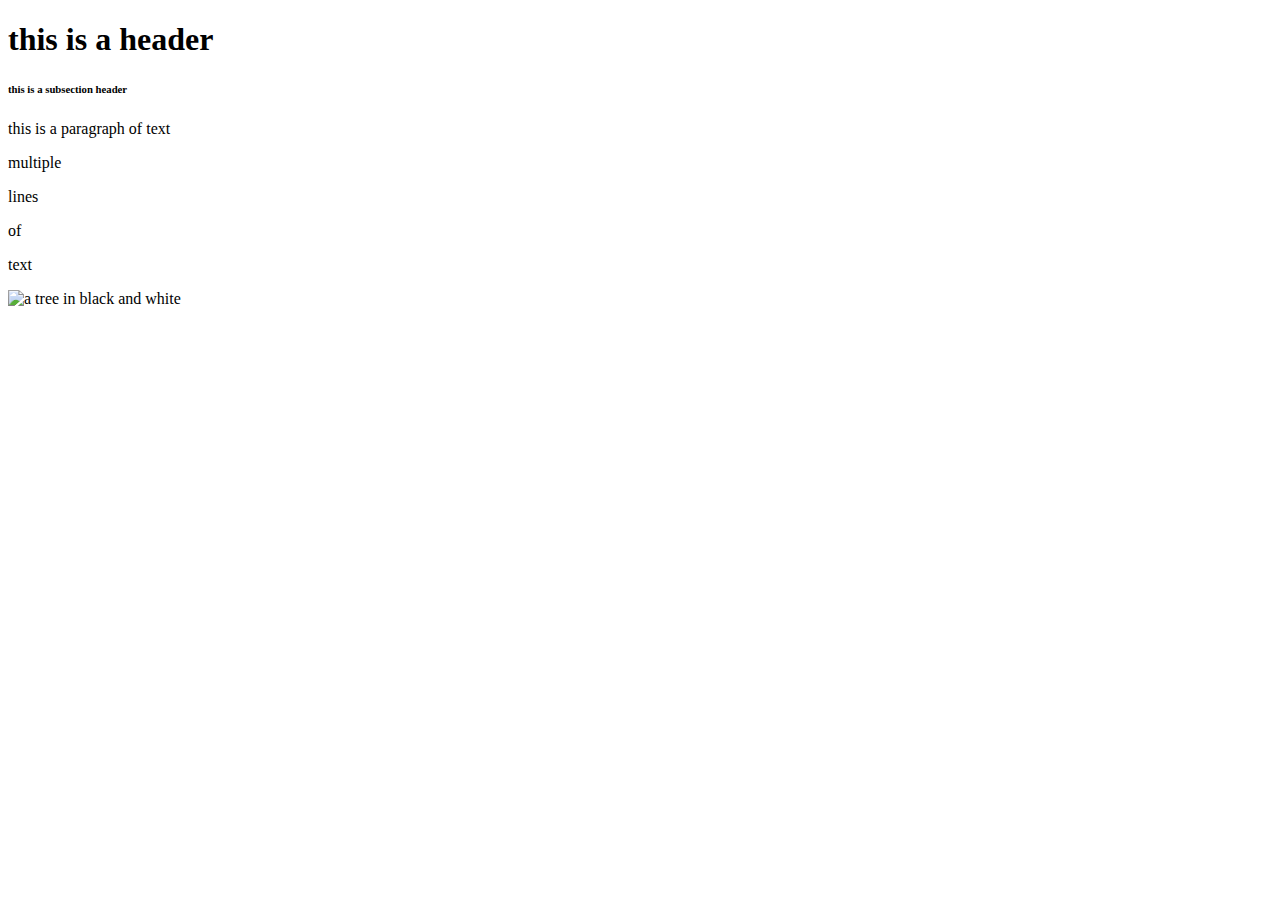
<file: In Class/index.html>
<!DOCTYPE html>
<html>
  <head>
    <title>This is the title</title>
  </head>
  <body>
    <h1>this is a header</h1>
    <h6>this is a subsection header</h6>
    <p>this is a paragraph of text</p>
        <p>multiple</p>
        <p>lines</p>
        <p>of</p>
        <p>text</p>
        <img 
        alt="a tree in black and white"
        source="https://images.pexels.com/photos/20871280/pexels-photo-20871280/free-photo-of-fog-over-tree-in-black-and-white.jpeg?auto=compress&cs=tinysrgb&w=1260&h=750&dpr=1"/>
  </body>
</html>
</file>
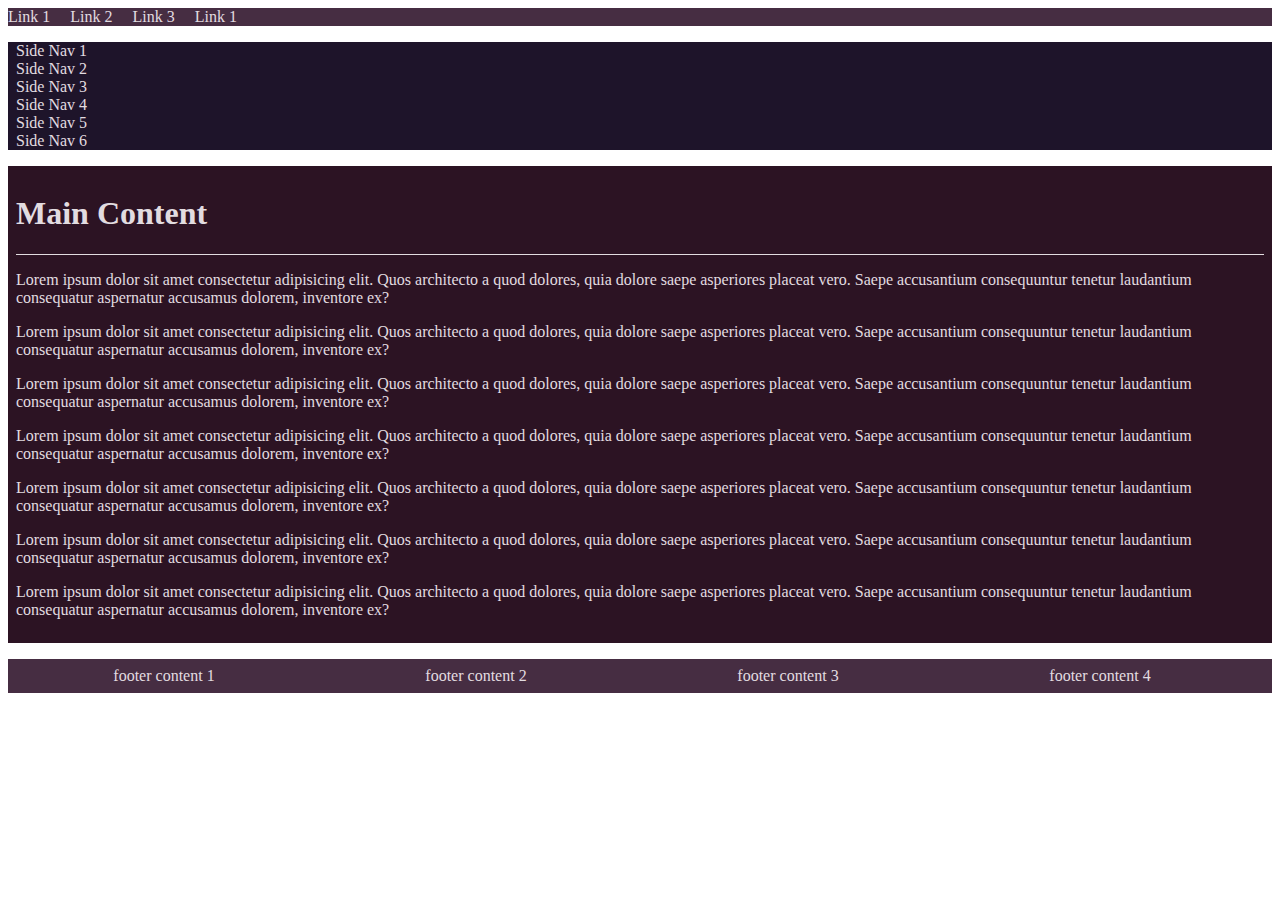
<file: InClass/flexBox/index.html>
<!DOCTYPE html>
<html lang="en">
  <head>
    <link rel="stylesheet" href="styles.css" />
    <title>Document</title>
  </head>
  <body>
    <header>
      <div id="headerLinks">
        <a href="index.html"> Link 1</a>
        <a href="index.html"> Link 2</a>
        <a href="index.html"> Link 3</a>
        <a href="index.html"> Link 1</a>
      </div>
    </header>
 
    <div id="middleSection">
      <nav>
        <ul>
          <li>Side Nav 1</li>
          <li>Side Nav 2</li>
          <li>Side Nav 3</li>
          <li>Side Nav 4</li>
          <li>Side Nav 5</li>
          <li>Side Nav 6</li>
        </ul>
      </nav>
      <main>
        <h1>Main Content</h1>
        <hr>
        <p>
          Lorem ipsum dolor sit amet consectetur adipisicing elit. Quos
          architecto a quod dolores, quia dolore saepe asperiores placeat vero.
          Saepe accusantium consequuntur tenetur laudantium consequatur
          aspernatur accusamus dolorem, inventore ex?
        </p>
        <p>
          Lorem ipsum dolor sit amet consectetur adipisicing elit. Quos
          architecto a quod dolores, quia dolore saepe asperiores placeat vero.
          Saepe accusantium consequuntur tenetur laudantium consequatur
          aspernatur accusamus dolorem, inventore ex?
        </p>
        <p>
          Lorem ipsum dolor sit amet consectetur adipisicing elit. Quos
          architecto a quod dolores, quia dolore saepe asperiores placeat vero.
          Saepe accusantium consequuntur tenetur laudantium consequatur
          aspernatur accusamus dolorem, inventore ex?
        </p>
        <p>
          Lorem ipsum dolor sit amet consectetur adipisicing elit. Quos
          architecto a quod dolores, quia dolore saepe asperiores placeat vero.
          Saepe accusantium consequuntur tenetur laudantium consequatur
          aspernatur accusamus dolorem, inventore ex?
        </p>
        <p>
          Lorem ipsum dolor sit amet consectetur adipisicing elit. Quos
          architecto a quod dolores, quia dolore saepe asperiores placeat vero.
          Saepe accusantium consequuntur tenetur laudantium consequatur
          aspernatur accusamus dolorem, inventore ex?
        </p>
        <p>
          Lorem ipsum dolor sit amet consectetur adipisicing elit. Quos
          architecto a quod dolores, quia dolore saepe asperiores placeat vero.
          Saepe accusantium consequuntur tenetur laudantium consequatur
          aspernatur accusamus dolorem, inventore ex?
        </p>
        <p>
          Lorem ipsum dolor sit amet consectetur adipisicing elit. Quos
          architecto a quod dolores, quia dolore saepe asperiores placeat vero.
          Saepe accusantium consequuntur tenetur laudantium consequatur
          aspernatur accusamus dolorem, inventore ex?
        </p>
      </main>
    </div>
    <footer>
      <ul>
        <li>footer content 1</li>
        <li>footer content 2</li>
        <li>footer content 3</li>
        <li>footer content 4</li>
      </ul>
    </footer>
  </body>
</html>
</file>
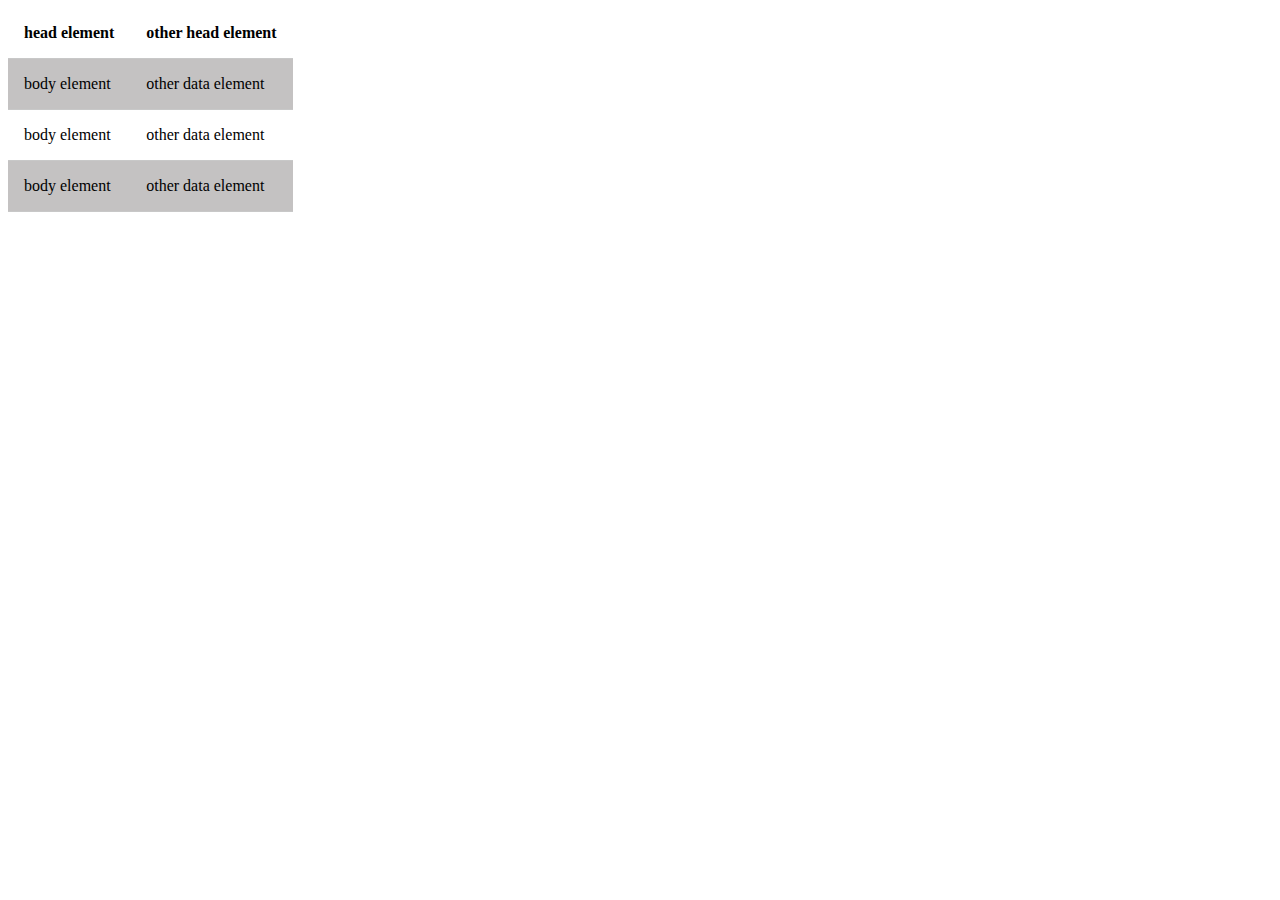
<file: InClass/tablesDemo/index.html>
<!DOCTYPE html>
<html lang="en">
<head>
    <meta charset="UTF-8">
    <meta name="viewport" content="width=device-width, initial-scale=1.0">
    <link rel="stylesheet" href="./styles.css" />
    <title>Document</title>
</head>
<body>
    <table class="myTable">
        <thead>
            <tr>
            <th>head element</th>
            <th>other head element</th>
            </tr>
        </thead>
        <tbody>
            <tr>
                <td>body element</td>
                <td>other data element</td>
            </tr>
            <tr>
                <td>body element</td>
                <td>other data element</td>
            </tr>
            <tr>
                <td>body element</td>
                <td>other data element</td>
            </tr>
        </tbody>
    </table>
    
</body>
</html>
</file>
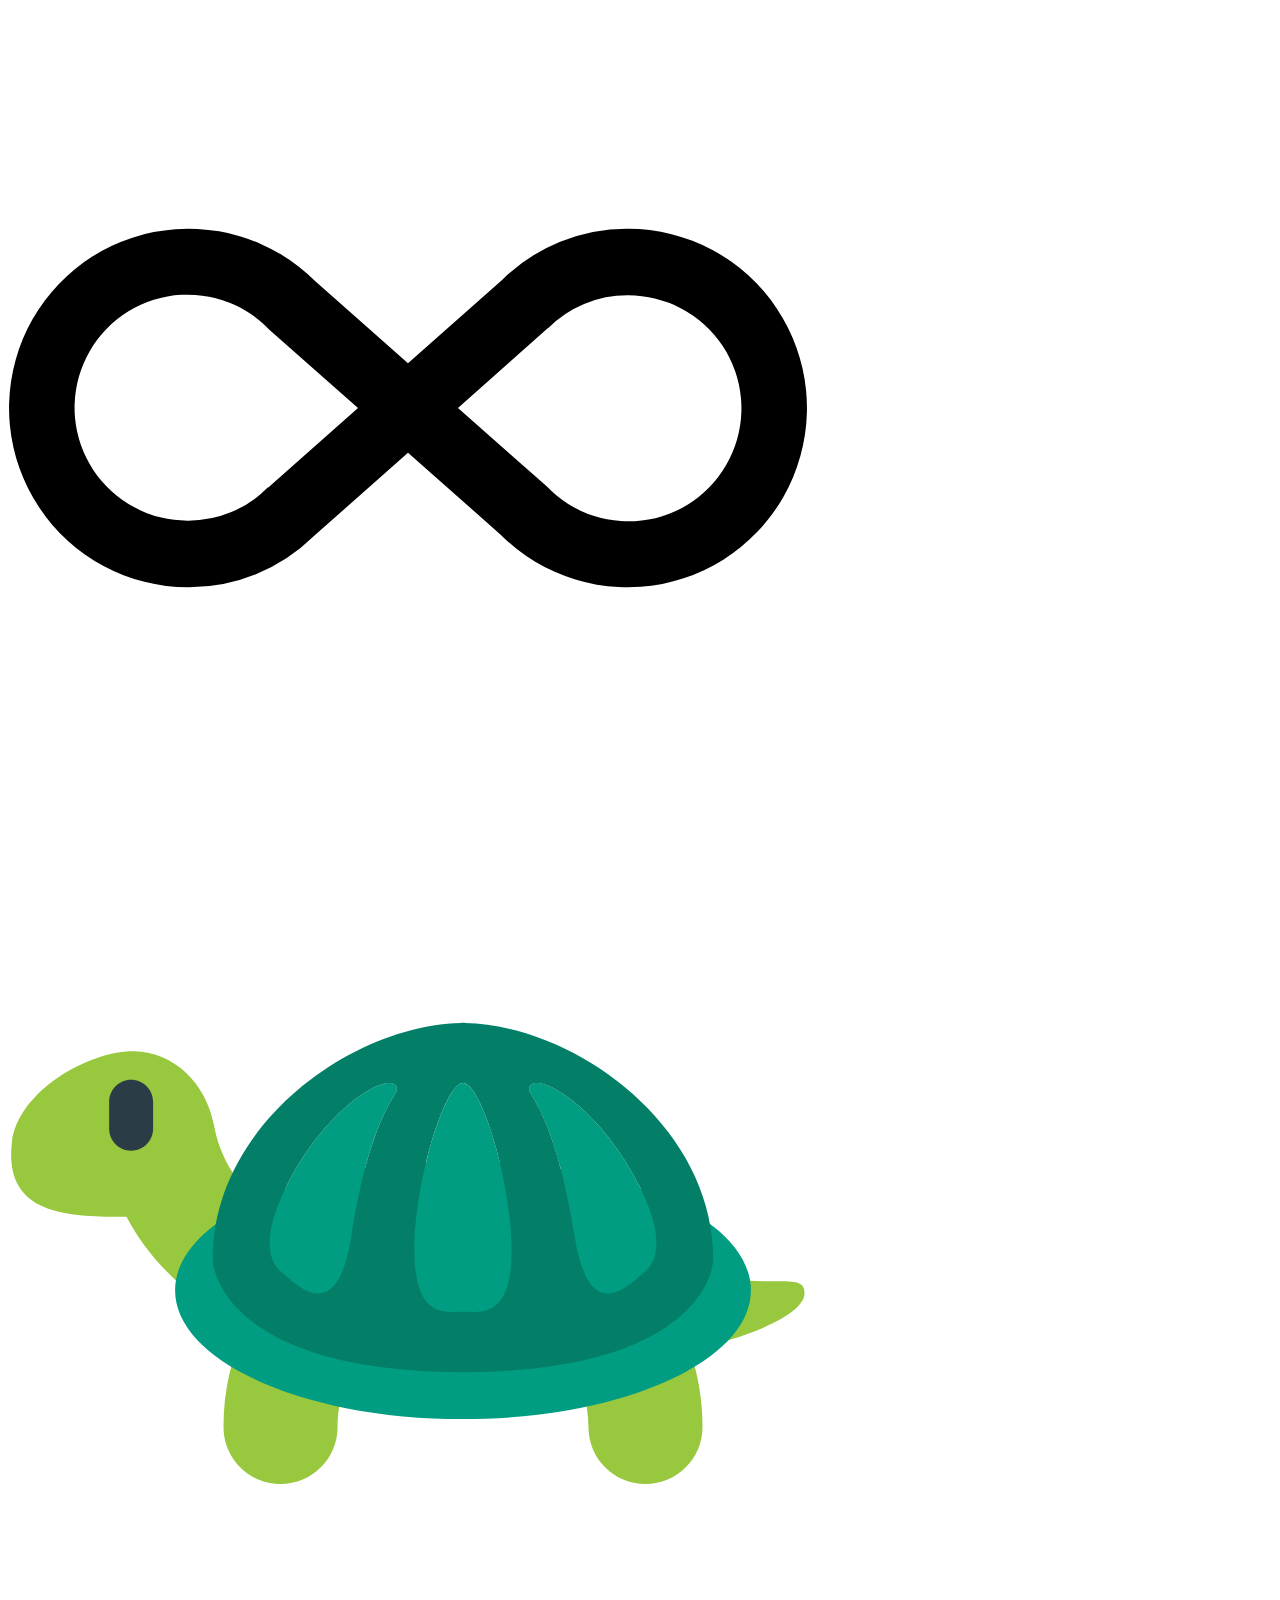
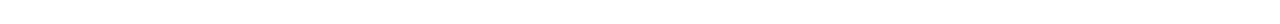
<file: InClass/vectorDemo/index.html>
<!DOCTYPE html>
<html lang="en">

<head>
    <meta charset="UTF-8">
    <meta name="viewport" content="width=device-width, initial-scale=1.0">
    <title>Document</title>
    <style>

    </style>
</head>

<body>
    <svg xmlns="http://www.w3.org/2000/svg" width="800px" height="800px" viewBox="0 0 24 24">
        <title>infinity</title>
        <rect width="24" height="24" fill="none" />
        <path
            d="M18.6,6.62a5.38,5.38,0,1,1-3.82,9.18L12,13.34,9.17,15.85A5.33,5.33,0,0,1,5.4,17.38,5.38,5.38,0,1,1,9.22,8.2L12,10.66l2.83-2.51A5.33,5.33,0,0,1,18.6,6.62M7.8,14.39,10.5,12,7.84,9.65A3.39,3.39,0,1,0,5.4,15.38a3.36,3.36,0,0,0,2.4-1m8.4-4.78L13.5,12l2.66,2.35A3.39,3.39,0,1,0,18.6,8.62,3.36,3.36,0,0,0,16.2,9.61Z" />
        <!-- Code injected by live-server -->
        <script>
            // <![CDATA[  <-- For SVG support
            if ('WebSocket' in window) {
                (function () {
                    function refreshCSS() {
                        var sheets = [].slice.call(document.getElementsByTagName("link"));
                        var head = document.getElementsByTagName("head")[0];
                        for (var i = 0; i < sheets.length; ++i) {
                            var elem = sheets[i];
                            var parent = elem.parentElement || head;
                            parent.removeChild(elem);
                            var rel = elem.rel;
                            if (elem.href && typeof rel != "string" || rel.length == 0 || rel.toLowerCase() == "stylesheet") {
                                var url = elem.href.replace(/(&|\?)_cacheOverride=\d+/, '');
                                elem.href = url + (url.indexOf('?') >= 0 ? '&' : '?') + '_cacheOverride=' + (new Date().valueOf());
                            }
                            parent.appendChild(elem);
                        }
                    }
                    var protocol = window.location.protocol === 'http:' ? 'ws://' : 'wss://';
                    var address = protocol + window.location.host + window.location.pathname + '/ws';
                    var socket = new WebSocket(address);
                    socket.onmessage = function (msg) {
                        if (msg.data == 'reload') window.location.reload();
                        else if (msg.data == 'refreshcss') refreshCSS();
                    };
                    if (sessionStorage && !sessionStorage.getItem('IsThisFirstTime_Log_From_LiveServer')) {
                        console.log('Live reload enabled.');
                        sessionStorage.setItem('IsThisFirstTime_Log_From_LiveServer', true);
                    }
                })();
            }
            else {
                console.error('Upgrade your browser. This Browser is NOT supported WebSocket for Live-Reloading.');
            }
            // ]]>
        </script>
    </svg>

    <svg xmlns="http://www.w3.org/2000/svg" xmlns:xlink="http://www.w3.org/1999/xlink" width="800px" height="800px"
        viewBox="0 0 512 512" aria-hidden="true" role="img" class="iconify iconify--fxemoji"
        preserveAspectRatio="xMidYMid meet">
        <path fill="#97C83D"
            d="M424.361 289.34c-9.879-3.635-19.323-5.957-27.687-6.891c-27.498-26.114-64.645-42.16-105.469-42.16c-31.938 0-61.622 9.825-86.199 26.603c-36.39-2.702-66.945-30.037-73.157-66.515l-.06-.004c-4.879-26.703-25.674-46.928-50.915-47.312c-29.22-.444-74.632 25.704-78.399 58.389c-5.409 46.923 36.443 47.594 73.318 47.591c16.777 31.311 44.031 55.88 76.666 69.431c-9.313 19.77-14.531 41.833-14.531 65.094c0 20.153 16.332 36.494 36.494 36.494s36.495-16.341 36.495-36.494c0-21.301 8.355-40.675 21.939-55.062c22.584-3.501 33.741-12.18 37.102-22.35a80.061 80.061 0 0 1 21.247-2.876c44.263 0 80.288 36.016 80.288 80.288c0 20.153 16.332 36.494 36.495 36.494s36.495-16.341 36.495-36.494c0-17.453-2.94-34.231-8.338-49.874c33.229-5.325 72.46-21.089 73.57-34.816c1.441-17.829-27.845 1.627-85.354-19.536z" />
        <path fill="#2C3C47"
            d="M78.805 171.334c7.765 0 14.06 6.295 14.06 14.06v17.284c0 7.765-6.295 14.06-14.06 14.06c-7.765 0-14.06-6.295-14.06-14.06v-17.284c-.001-7.765 6.294-14.06 14.06-14.06z" />
        <path fill="#009D82"
            d="M404.971 241.19c-.216-.447-.419-.882-.644-1.335c-23.996-48.506-61.321-71.516-69.135-65.501c-6.302 4.852 6.088 6.03 18.682 54.14c-12.455-2.016-25.532-3.451-39.071-4.226c-6.713-27.849-16.561-50.853-23.599-50.853s-16.886 23.004-23.599 50.853c-13.539.775-26.616 2.21-39.071 4.226c12.594-48.11 24.985-49.288 18.682-54.14c-7.814-6.015-45.139 16.996-69.135 65.501c-.224.453-.427.889-.644 1.335c-42.925 15.101-70.495 38.552-70.495 64.886c0 45.552 82.497 82.48 184.261 82.48s184.261-36.928 184.261-82.48c.002-26.334-27.568-49.785-70.493-64.886z" />
        <path fill="#047F67"
            d="M292.544 135.026v-.181c-.07 0-.135.018-.205.018c-.07 0-.134-.018-.204-.018v.036c-.306 0-.624.056-.93.059c-.306-.002-.625-.059-.931-.059v-.036c-.07 0-.134.018-.204.018c-.07 0-.205.163-.205.163c-70.275 1.536-158.841 65.657-158.841 150.739c0 11.522 14.407 71.957 158.843 72.734v.072c.072 0 .132-.005.204-.005s.131.005.203.005v-.011c.329 0 .605-.025.932-.025c.327 0 .602.025.931.025v.011c.072 0 .131-.005.203-.005c.072 0 .132.005.204.005v-.072c144.435-.777 158.843-61.212 158.843-72.734c-.002-85.082-88.568-149.203-158.843-150.739zm-72.849 136.862c-9.418 59.56-36.174 29.1-43.988 23.085c-7.814-6.015-14.88-20.238 2.376-55.119c23.996-48.506 61.321-71.516 69.135-65.501s-13.107 6.364-27.523 97.535zm71.51 48.003c-11.673 0-31.083 4.246-31.083-39.475c0-43.721 19.41-107.001 31.083-107.001c11.673 0 31.083 63.281 31.083 107.001c0 43.721-19.41 39.475-31.083 39.475zm115.498-24.918c-7.814 6.015-34.57 36.475-43.988-23.085c-14.416-91.171-35.336-91.52-27.522-97.535s45.139 16.996 69.135 65.501c17.255 34.882 10.189 49.104 2.375 55.119z" />
        <!-- Code injected by live-server -->
        <script>
            // <![CDATA[  <-- For SVG support
            if ('WebSocket' in window) {
                (function () {
                    function refreshCSS() {
                        var sheets = [].slice.call(document.getElementsByTagName("link"));
                        var head = document.getElementsByTagName("head")[0];
                        for (var i = 0; i < sheets.length; ++i) {
                            var elem = sheets[i];
                            var parent = elem.parentElement || head;
                            parent.removeChild(elem);
                            var rel = elem.rel;
                            if (elem.href && typeof rel != "string" || rel.length == 0 || rel.toLowerCase() == "stylesheet") {
                                var url = elem.href.replace(/(&|\?)_cacheOverride=\d+/, '');
                                elem.href = url + (url.indexOf('?') >= 0 ? '&' : '?') + '_cacheOverride=' + (new Date().valueOf());
                            }
                            parent.appendChild(elem);
                        }
                    }
                    var protocol = window.location.protocol === 'http:' ? 'ws://' : 'wss://';
                    var address = protocol + window.location.host + window.location.pathname + '/ws';
                    var socket = new WebSocket(address);
                    socket.onmessage = function (msg) {
                        if (msg.data == 'reload') window.location.reload();
                        else if (msg.data == 'refreshcss') refreshCSS();
                    };
                    if (sessionStorage && !sessionStorage.getItem('IsThisFirstTime_Log_From_LiveServer')) {
                        console.log('Live reload enabled.');
                        sessionStorage.setItem('IsThisFirstTime_Log_From_LiveServer', true);
                    }
                })();
            }
            else {
                console.error('Upgrade your browser. This Browser is NOT supported WebSocket for Live-Reloading.');
            }
            // ]]>
        </script>
    </svg>
</body>

</html>
</file>
<file: InClass/flexBox/styles.css>
/* colors, padding, not flex stuff */
:root {
    --background-color-1: #2c1323;
    --background-color-2: #462d42;
    --background-color-3: #1e142a;
    --text-color: #e2dce0;
    --bold-color: #dea570;
    --bold-emphasis-color: #E36414;
    --third-color: #9A031E;
 
    color: var(--text-color);
}
 
 
main {
    background-color: var(--background-color-1);
    padding: .5em;
}
 
nav {
    background-color: var(--background-color-3);
}
 
footer, header {
    background-color: var(--background-color-2);
}
 
header a {
    text-decoration: none;
    color: var(--text-color);
    padding-right: 1em;
}
 
header a:hover{
    color: var(--bold-color);
}
 
nav ul {
    padding-right: .5em;
    padding-left: .5em;
    list-style-type: none;
}
 
hr {
    background-color: var(--text-color);
    height: .05em;
    border: none;
}
 
footer ul {
 
    list-style-type: none;
    padding: .5em;
 
    display: flex;
    justify-content: space-around;
}
 
footer li {
    display: block;
    padding-right: 1em;
    text-align: center;
}
</file>
<file: InClass/tablesDemo/styles.css>
.myTable {
    border-collapse: collapse;
}

.myTable td {
    padding: 1em;
}

.myTable th {
    padding: 1em;
}

table tbody tr:nth-child(odd) {
    background-color: rgb(196, 194, 194);
}

.myTable tr {
    border-bottom-color: rgb(200, 200, 200);
    border-bottom-style: solid;
    border-bottom-width: .1em;
}
</file>
